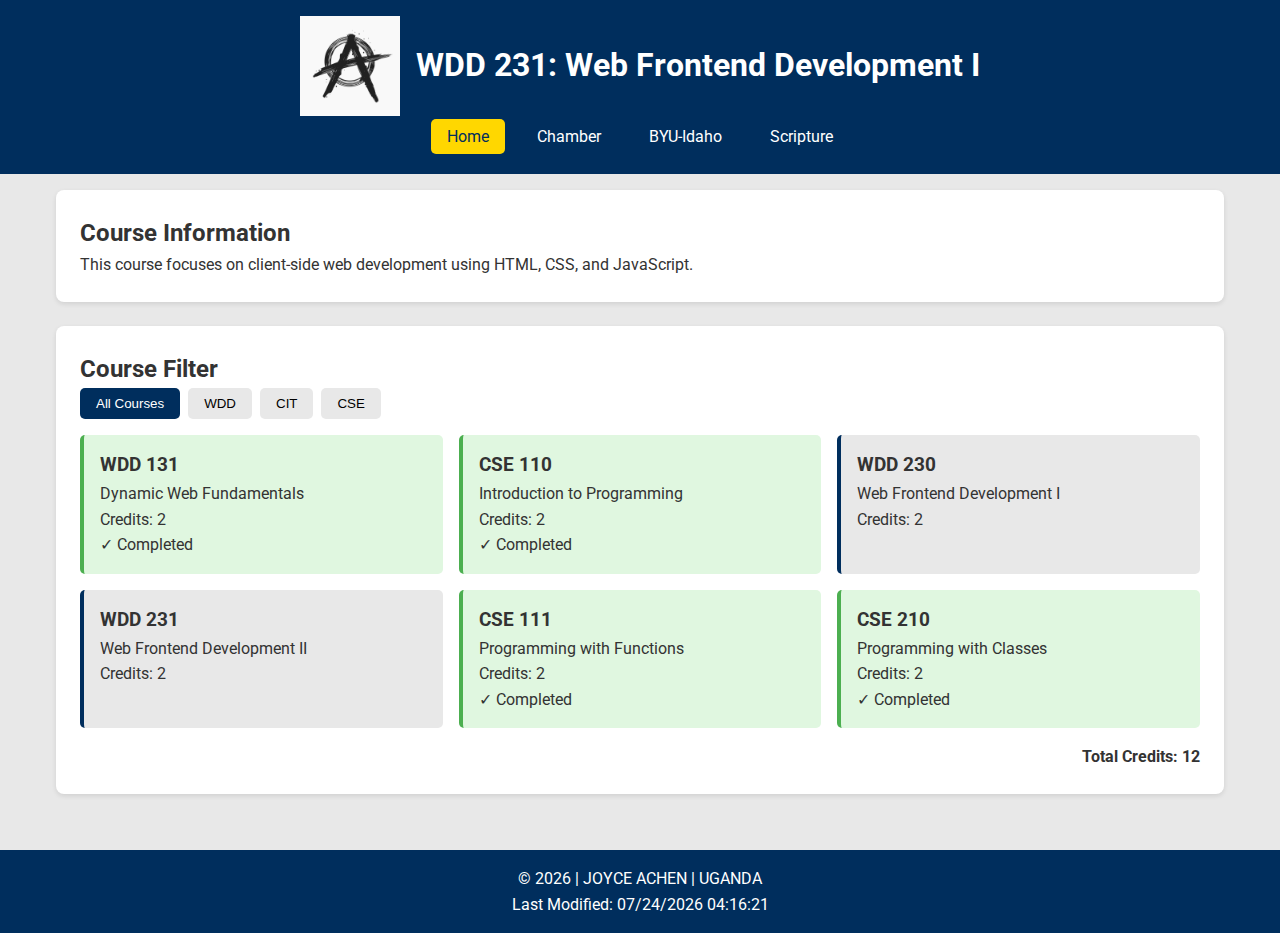
<file: index.html>
<!DOCTYPE html>
<html lang="en">
<head>
    <meta charset="UTF-8">
    <meta name="viewport" content="width=device-width, initial-scale=1.0">
    <meta name="description" content="WDD 231: Web Frontend Development I Course Home Page">
    <title>WDD 231: Web Frontend Development I</title>
    <link rel="stylesheet" href="styles/main.css">
    <link rel="preconnect" href="https://fonts.googleapis.com">
    <link rel="preconnect" href="https://fonts.gstatic.com" crossorigin>
    <link href="https://fonts.googleapis.com/css2?family=Roboto:ital,wght@0,100..900;1,100..900&display=swap" rel="stylesheet">
</head>
<body>
    <header>
        <div class="header-content">
            <img src="images/Logo.jpg" alt="Logo" width="100">
            <h1>WDD 231: Web Frontend Development I</h1>
        </div>
        <nav>
            <button id="menu-button">☰</button>
            <ul id="primary-nav">
                <li class="active"><a href="#">Home</a></li>
                <li><a href="chamber/index.html">Chamber</a></li>
                <li><a href="https://www.byui.edu/" target="_blank">BYU-Idaho</a></li>
                <li><a href="https://www.churchofjesuschrist.org/study/scriptures" target="_blank">Scripture</a></li>
            </ul>
        </nav>
    </header>

    <main>
        <section class="card">
            <h2>Course Information</h2>
            <p>This course focuses on client-side web development using HTML, CSS, and JavaScript.</p>
        </section>

        <section class="card">
            <h2>Course Filter</h2>
            <div class="filter-buttons">
                <button class="filter-btn active" data-filter="all">All Courses</button>
                <button class="filter-btn" data-filter="wdd">WDD</button>
                <button class="filter-btn" data-filter="cit">CIT</button>
                <button class="filter-btn" data-filter="cse">CSE</button>
            </div>
            
            <div class="course-list">
                <!-- Courses will be dynamically inserted here -->
            </div>
            
            <div class="credits">
                <p>Total Credits: <span id="total-credits">0</span></p>
            </div>
        </section>
    </main>

    <footer>
        <p>&copy; <span id="current-year"></span> | JOYCE ACHEN | UGANDA</p>
        <p>Last Modified: <span id="last-modified"></span></p>
    </footer>

    <script src="scripts/main.js"></script>
</body>
</html>
 <!-- By Joyce Achen -->
</file>
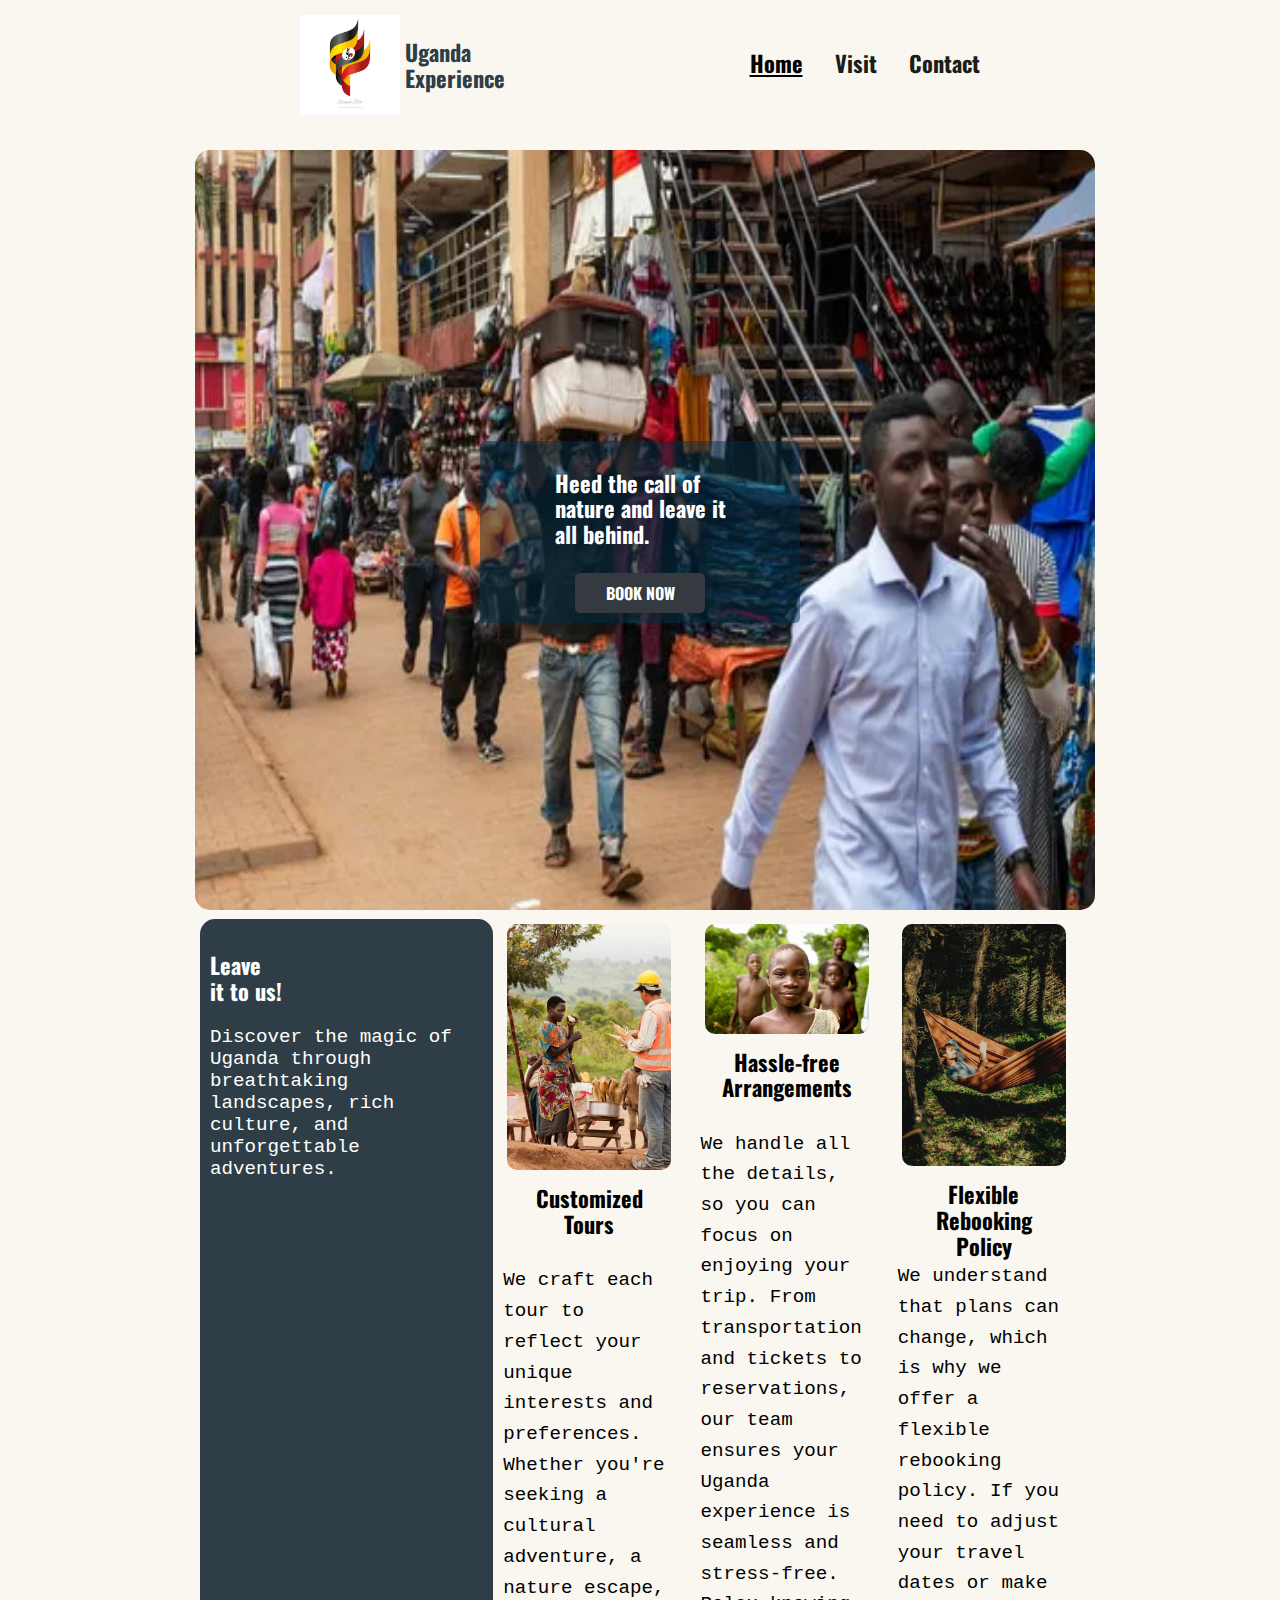
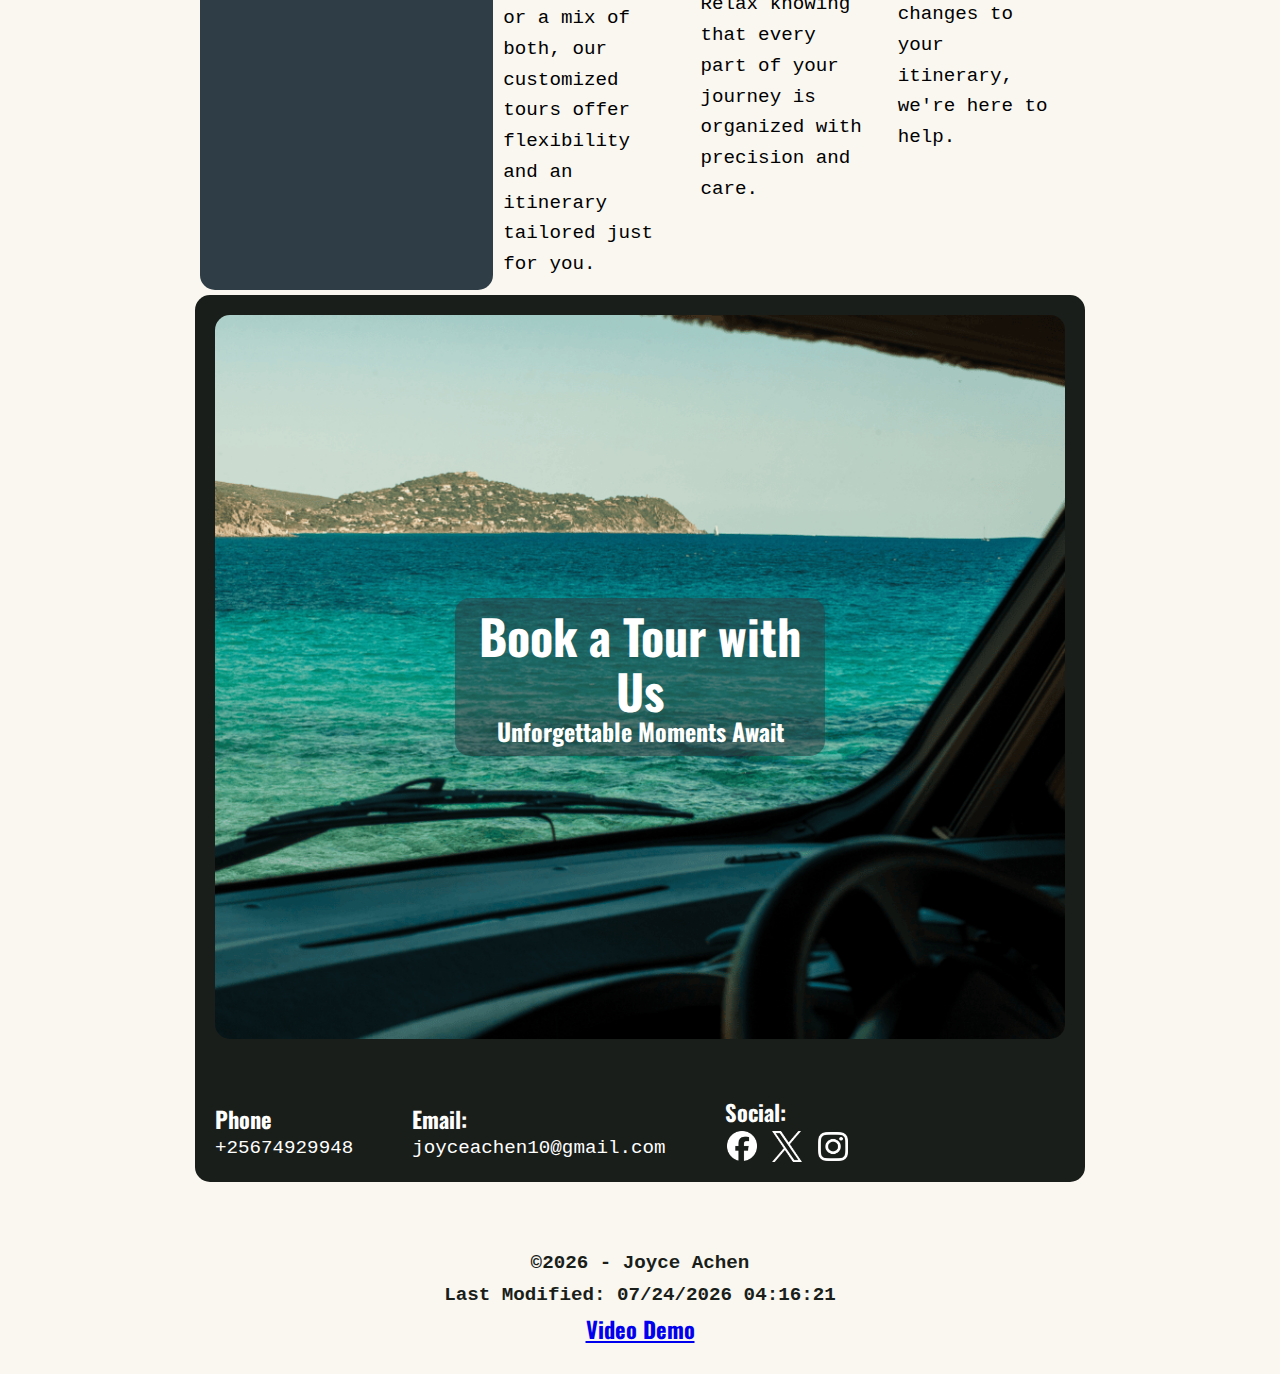
<file: project/index.html>
<!DOCTYPE html>
<html lang="en">

<head>
    <meta charset="UTF-8">
    <meta name="viewport" content="width=device-width, initial-scale=1.0">
    <meta name="description" content="Home page">
    <meta name="author" content="Joyce Achen">

    <meta property="og:title" content="Home | Uganda Experience">
    <meta property="og:type" content="website" />
    <meta property="og:description"
        content="Discover the magic of Uganda through breathtaking landscapes, rich culture, and unforgettable adventures.">
    <meta property="og:image" content="images/ug-flag.webp">
    <meta property="og:url" content="https://github.com/joyceachen">
    <meta name="twitter:card" content="summary_large_image">

    <title>Home | Uganda Experience</title>

     <link rel="apple-touch-icon" sizes="180x180" href="images/favicon_io/apple-touch-icon.png">
     <link rel="icon" type="image/png" sizes="32x32" href="images/favicon_io/favicon-32x32.png">
      <link rel="icon" type="image/png" sizes="16x16" href="images/favicon_io/favicon-16x16.png">
     <link rel="manifest" href="images/favicon_io/site.webmanifest">
     <link rel="shortcut icon" href="favicon.ico" type="image/x-icon">

    <link rel="preconnect" href="https://fonts.googleapis.com">
    <link rel="preconnect" href="https://fonts.gstatic.com" crossorigin>
    <link rel="preload" href="https://fonts.googleapis.com/css2?family=Oswald&family=Source+Code+Pro&display=swap"
        as="style" onload="this.onload=null;this.rel='stylesheet'">

    <link rel="stylesheet" href="styles/normalize.css">
    <link rel="stylesheet" href="styles/main.css">

    <script type="module" src="scripts/app.mjs"></script>
    <script src="scripts/module/home.js" defer></script>
</head>

<body id="index-page">
    <header>
        <nav>
            <div class="box-logo-header">
                <img class="logo-chamber" src="images/ug flag.webp" alt="Uganda Experience Logo"
                    width="200" height="200" loading="lazy" />
                <h1 class="nameHeader"><strong>Uganda</strong> <br>Experience</h1>
                <button name="navigation button" id="menu" aria-label="Toggle menu"></button>
            </div>
            <ul>
                <li><a class="nav-a" href="./index.html">Home</a></li>
                <li><a class="nav-a" href="./visit.html">Visit</a></li>
                <li><a class="nav-a" href="./contact.html">Contact</a></li>
            </ul>
        </nav>
    </header>

    <main>
        <section class="intro-box">
            <picture class="intro-img">
                <source media="(min-width: 900px)" srcset="images/load-imagen-01-large.png" width="900" height="760">
                <source media="(min-width: 620px)" srcset="images/load-imagen-01-mediun.png" width="620" height="760">
                <img src="images/load-imagen-01-small.png" alt="Uganda nature scene" width="420" height="760" loading="lazy">
            </picture>
            <div class="intro-content">
                <div class="intro-msg">
                    <h2>Heed the call of <br>
                        nature and <strong>leave it<br>
                            all behind.</strong></h2>
                </div>
                <div class="button-contact">
                    <button class="css-button-arrow--black" onclick="location.href='contact.html'">BOOK NOW</button>
                </div>
            </div>
        </section>

        <section class="midle-box">
            <article class="side_article">
                <h3>Leave <br>
                    it to us!</h3>
                <p>Discover the magic of Uganda through breathtaking landscapes, rich culture, and unforgettable
                    adventures. </p>
            </article>

            <article class="main_article">
                <div class="card_01 box-card">
                    <img src="images/card-img-01-small.png" alt="Customized Tours in Uganda" width="520" height="767" loading="lazy">
                    <h4>Customized Tours</h4>
                    <p>We craft each tour to reflect your unique interests and preferences. Whether you're seeking a
                        cultural adventure, a nature escape, or a mix of both, our customized tours offer flexibility
                        and an itinerary tailored just for you.</p>
                </div>

                <div class="card_02 box-card">
                    <img src="images/card-img-02-small.png" alt="Travel Arrangements" width="520" height="767" loading="lazy">
                    <h4>Hassle-free Arrangements</h4>
                    <p>We handle all the details, so you can focus on enjoying your trip. From transportation and
                        tickets to reservations, our team ensures your Uganda experience is seamless and stress-free.
                        Relax knowing that every part of your journey is organized with precision and care.</p>
                </div>

                <div class="card_03 box-card">
                    <img src="images/card-img-03-small.png" alt="Flexible Rebooking Policy" width="520" height="767" loading="lazy">
                    <h4>Flexible Rebooking Policy</h4>
                    <p>We understand that plans can change, which is why we offer a flexible rebooking policy. If you
                        need to adjust your travel dates or make changes to your itinerary, we're here to help. </p>
                </div>
            </article>
        </section>

        <section class="social-box">
            <div class="back-box">
                <div class="action-box">
                    <img src="images/social-box-large.png" alt="Book a Tour Uganda" width="900" height="767" loading="lazy">
                    <div class="action-msg">
                        <h2>Book a Tour with Us</h2>
                        <h4>Unforgettable Moments Await</h4>
                    </div>
                </div>
                <div class="socia-info">
                    <div class="contact-item">
                        <h4>Phone</h4>
                        <p>+25674929948</p>
                    </div>
                    <div class="contact-item">
                        <h4>Email:</h4>
                        <p>joyceachen10@gmail.com</p>
                    </div>
                    <div class="contact-item">
                        <h4>Social:</h4>
                        <p>
                            <a href="#"><img src="images/logos/Facebook_Logo_Secondary.png" alt="Facebook" width="104" height="104" loading="lazy"></a>
                            <a href="#"><img src="images/logos/logo-x-version-white.png" alt="Twitter" width="104" height="104" loading="lazy"></a>
                            <a href="#"><img src="images/logos/Instagram_Glyph_White.png" alt="Instagram" width="104" height="104" loading="lazy"></a>
                        </p>
                    </div>
                    <div class="weather-main" id="weather-main"></div>
                </div>
            </div>
        </section>

    </main>

    <footer>
        <p>&copy;<span id="currentyear">2024</span> - Joyce Achen</p>
        <p id="lastModified">Last updated on: <span id="lastMod"></span></p>
        <p><a href="https://www.loom.com/share/7a45aa0449b544529d44687738f7df1e?sid=1afc1a16-3fe7-486e-8126-9b4f20f52ba9" target="_blank">Video Demo</a></p>
    </footer>

    <script>
        // Optional: Show last modified date
        document.getElementById("lastMod").textContent = document.lastModified;
    </script>
</body>

</html>
</file>
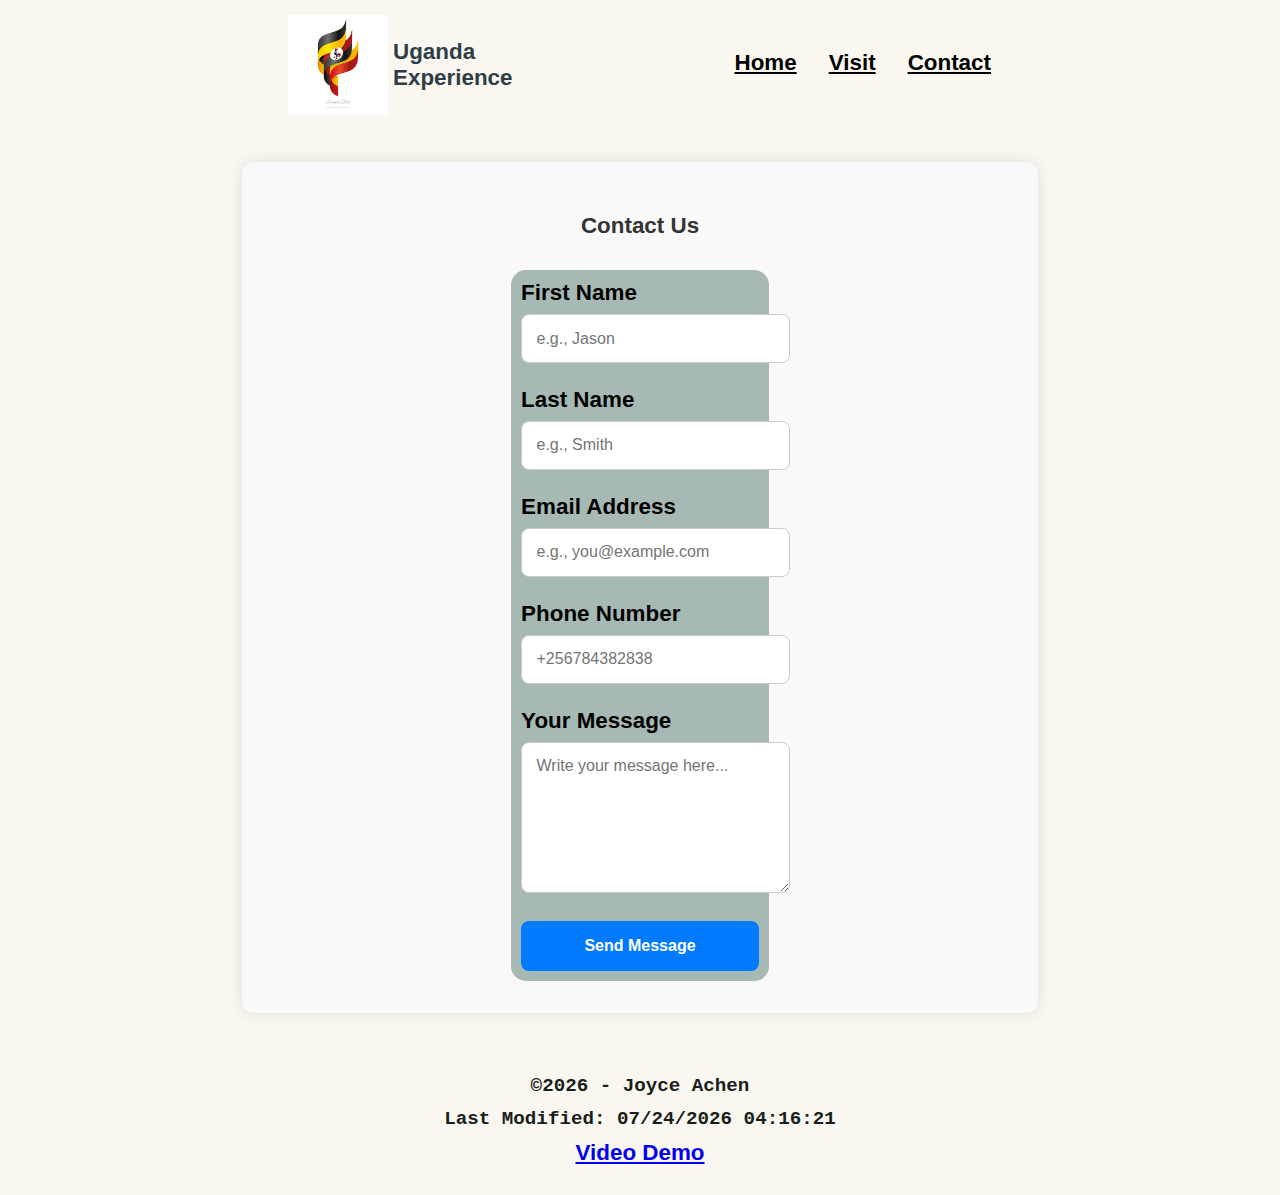
<file: project/contact.html>
<!DOCTYPE html>
<html lang="en">

<head>
  <meta charset="UTF-8" />
  <meta name="viewport" content="width=device-width, initial-scale=1.0" />
  <meta name="description" content="Contact Uganda Experience" />
  <meta name="author" content="Joyce Achen" />
  <link rel="apple-touch-icon" sizes="180x180" href="images/favicon_io/apple-touch-icon.png">
  <link rel="icon" type="image/png" sizes="32x32" href="images/favicon_io/favicon-32x32.png">
  <link rel="icon" type="image/png" sizes="16x16" href="images/favicon_io/favicon-16x16.png">
  <link rel="manifest" href="images/favicon_io/site.webmanifest">
  <link rel="shortcut icon" href="favicon.ico" type="image/x-icon">



  <title>Contact Us | Uganda Experience</title>

  <link rel="stylesheet" href="styles/normalize.css" />
  <link rel="stylesheet" href="styles/main.css" />

  <script type="module" src="scripts/app.mjs"></script>
  <script src="scripts/module/contact.js"></script>

  <style>
    body {
      font-family: "Segoe UI", Tahoma, Geneva, Verdana, sans-serif;
    }

    .form-container {
      max-width: 700px;
      margin: 2rem auto;
      background-color: #f9f9f9;
      padding: 2rem 3rem;
      border-radius: 12px;
      box-shadow: 0 0 15px rgba(0, 0, 0, 0.1);
    }

    .form-container h2 {
      text-align: center;
      margin-bottom: 2rem;
      color: #333;
    }

    .form-group {
      margin-bottom: 1.5rem;
    }

    .form-group label {
      display: block;
      font-weight: 600;
      margin-bottom: 0.5rem;
    }

    .form-group input,
    .form-group textarea {
      width: 100%;
      padding: 0.9rem;
      font-size: 1rem;
      border: 1px solid #ccc;
      border-radius: 8px;
      transition: border-color 0.3s ease;
    }

    .form-group input:focus,
    .form-group textarea:focus {
      border-color: #007bff;
      outline: none;
    }

    textarea {
      resize: vertical;
      min-height: 120px;
    }

    .form-group.hidden {
      display: none;
    }

    .submit-btn {
      display: block;
      width: 100%;
      padding: 1rem;
      background-color: #007bff;
      color: white;
      font-weight: bold;
      border: none;
      border-radius: 8px;
      font-size: 1rem;
      cursor: pointer;
      transition: background-color 0.3s ease;
    }

    .submit-btn:hover {
      background-color: #0056b3;
    }
  </style>
</head>

<body>
  <header>
    <nav>
      <div class="box-logo-header">
        <img class="logo-chamber" src="images/ug flag.webp" alt="Uganda" width="200" height="200" loading="lazy" />
        <h1 class="nameHeader"><strong>Uganda</strong> <br />Experience</h1>
        <button name="navigation button" id="menu" aria-label="Toggle menu"></button>
      </div>
      <ul>
        <li><a class="nav-a" href="./index.html">Home</a></li>
        <li><a class="nav-a" href="./visit.html">Visit</a></li>
        <li><a class="nav-a" href="./contact.html">Contact</a></li>
      </ul>
    </nav>
  </header>

  <main class="form-container">
    <h2>Contact Us</h2>
    <form method="get" action="thankyou.html">
      <div class="form-group">
        <label for="firstName">First Name</label>
        <input type="text" id="firstName" name="firstName" placeholder="e.g., Jason" required />
      </div>

      <div class="form-group">
        <label for="lastName">Last Name</label>
        <input type="text" id="lastName" name="lastName" placeholder="e.g., Smith" required />
      </div>

      <div class="form-group">
        <label for="email">Email Address</label>
        <input type="email" id="email" name="email" placeholder="e.g., you@example.com" required />
      </div>

      <div class="form-group">
        <label for="phone">Phone Number</label>
        <input type="tel" id="phone" name="phone" placeholder="+256784382838" required />
      </div>

      <div class="form-group">
        <label for="message">Your Message</label>
        <textarea id="message" name="message" placeholder="Write your message here..." required></textarea>
      </div>

      <div class="form-group hidden">
        <input type="hidden" name="timestamp" id="timestamp" value="">
      </div>

      <button type="submit" class="submit-btn">Send Message</button>
    </form>
  </main>

   <footer>
        <p>&copy;<span id="currentyear">2024</span> - Joyce Achen</p>
        <p id="lastModified">Last updated on: <span id="lastMod"></span></p>
        <p><a href="https://www.loom.com/share/7a45aa0449b544529d44687738f7df1e?sid=1afc1a16-3fe7-486e-8126-9b4f20f52ba9" target="_blank">Video Demo</a></p>
    </footer>

</body>

</html>
</file>
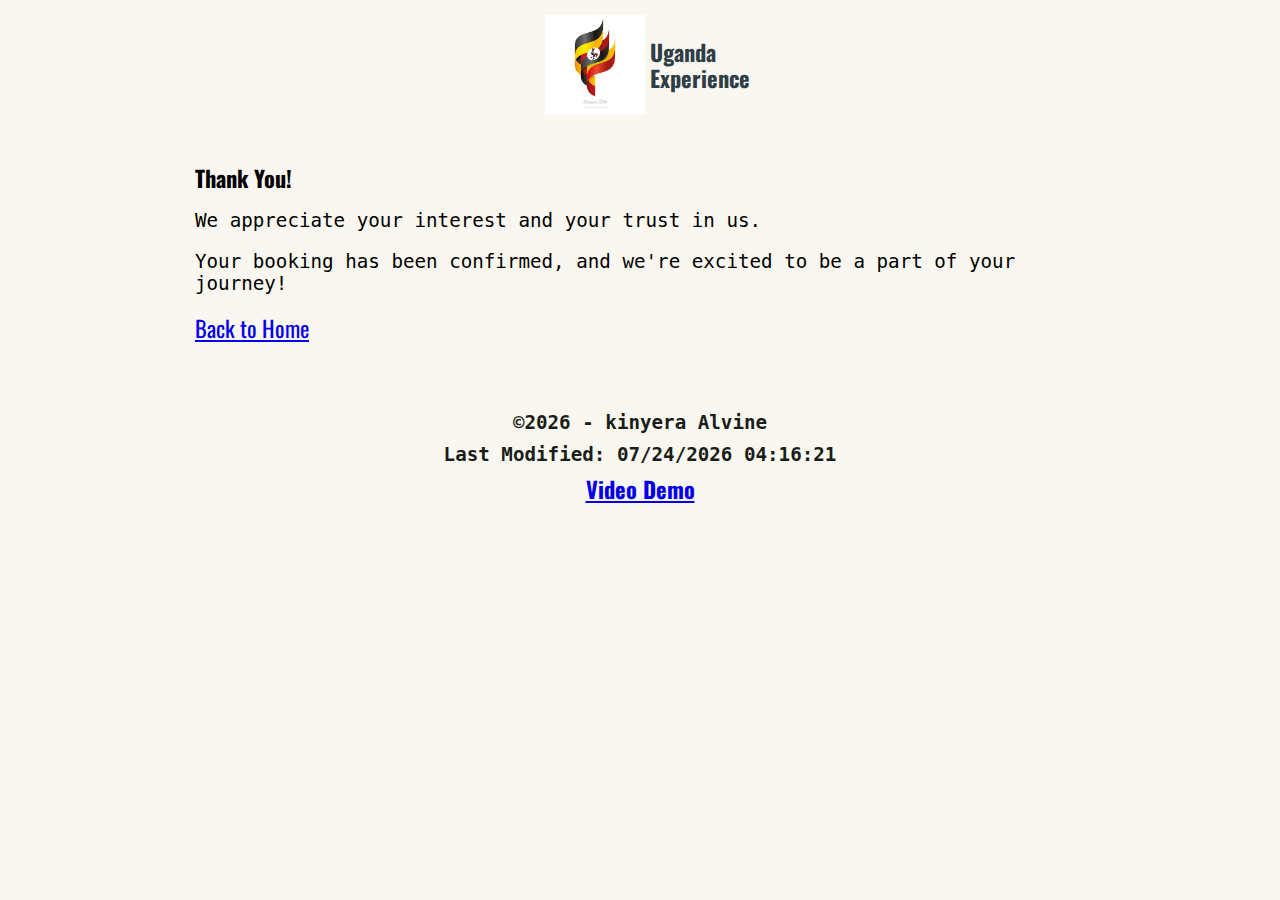
<file: project/thankyou.html>
<!DOCTYPE html>
<html lang="en">

<head>
    <meta charset="UTF-8">
    <meta name="viewport" content="width=device-width, initial-scale=1.0">
    <meta name="description" content="Home page">
    <meta name="author" content="Kinyera Alvine">
    <meta name="keywords" content="Uganda, travel, experience, adventure, culture">
     <link rel="apple-touch-icon" sizes="180x180" href="images/favicon_io/apple-touch-icon.png">
     <link rel="icon" type="image/png" sizes="32x32" href="images/favicon_io/favicon-32x32.png">
     <link rel="icon" type="image/png" sizes="16x16" href="images/favicon_io/favicon-16x16.png">
     <link rel="manifest" href="images/favicon_io/site.webmanifest">
     <link rel="shortcut icon" href="favicon.ico" type="image/x-icon">

    <meta property="og:title" content="Home | Uganda Experience">
    <meta property="og:type" content="website" />
    <meta property="og:description"
        content="Discover the magic of Uganda through breathtaking landscapes, rich culture, and unforgettable adventures.">
    <meta property="og:image" content="images/ug flag.webp">
    <meta property="og:url" content="https://github.com/alvine2">
    <meta name="twitter:card" content="summary_large_image">

    <title>Visit us | Uganda Experience</title>

    <link rel="preconnect" href="https://fonts.googleapis.com">
    <link rel="preconnect" href="https://fonts.gstatic.com" crossorigin>
    <link href="https://fonts.googleapis.com/css2?family=Oswald&family=Source+Code+Pro&display=swap" rel="stylesheet">

    <link rel="stylesheet" href="styles/normalize.css">
    <link rel="stylesheet" href="styles/main.css">

</head>

<body>
    <header>
        <nav>
            <div class="box-logo-header">
                <img class="logo-chamber" src="images/ug flag.webp" alt="Logo Chamber Uganda" />
                <h1 class="nameHeader"><strong>Uganda</strong> <br>Experience</h1>
            </div>
        </nav>
    </header>
    <main>
        <section class="thank-you">
            <div class="thank-you-content">
                <h1>Thank You!</h1>
                <p>We appreciate your interest and your trust in us.</p>
                <p>Your booking has been confirmed, and we're excited to be a part of your journey!</p>
                <a href="index.html" class="button">Back to Home</a>
            </div>
        </section>
    </main>

     <footer>
        <p>&copy;<span id="currentyear">2024</span> - kinyera Alvine</p>
        <p id="lastModified">Last updated on: <span id="lastMod"></span></p>
        <p><a href="https://www.loom.com/share/2fcf4baae2124f5385f285c6c13b6d32?sid=dc26538f-1e89-4191-a38e-fec60b10f3e0" target="_blank">Video Demo</a></p>
    </footer>

    <script>
        // footer
        document.getElementById("currentyear").textContent =
            new Date().getFullYear();
        document.getElementById(
            "lastModified"
        ).textContent = `Last Modified: ${document.lastModified}`;
    </script>
</body>

</html>
</file>
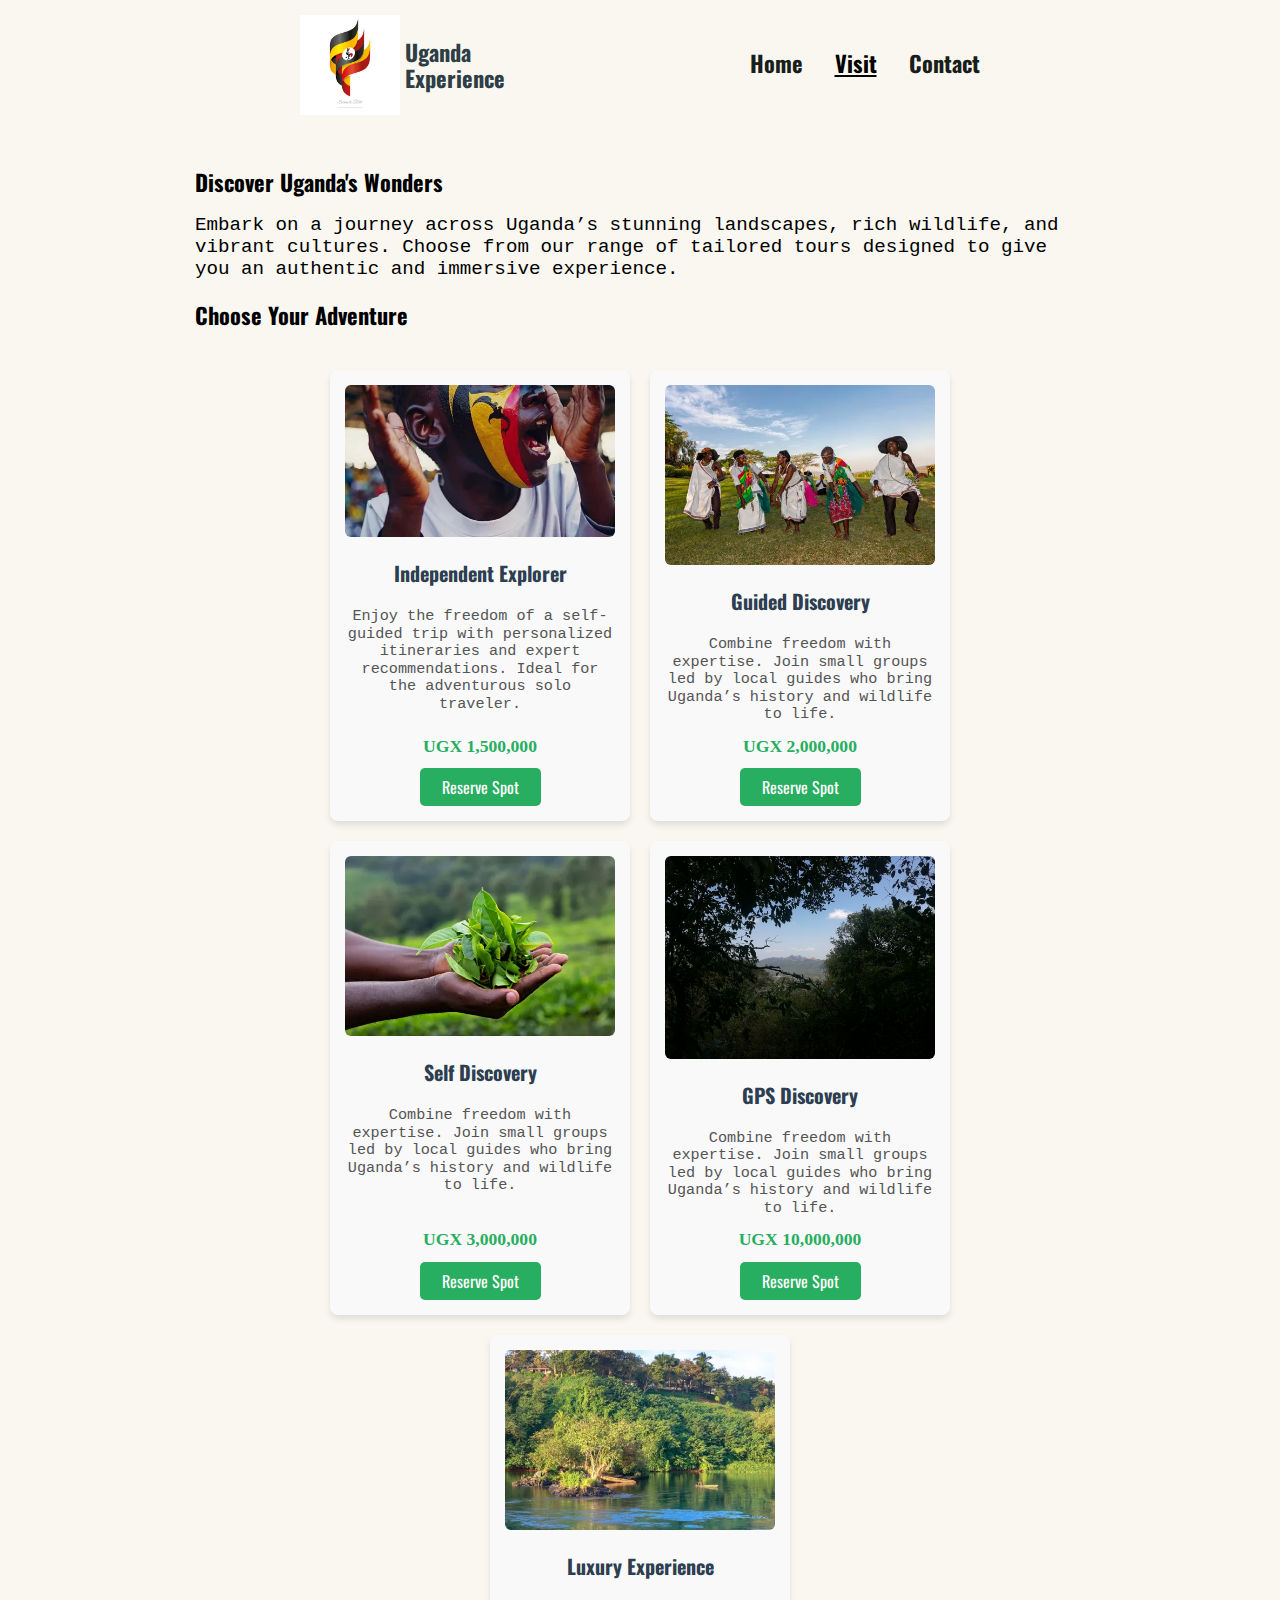
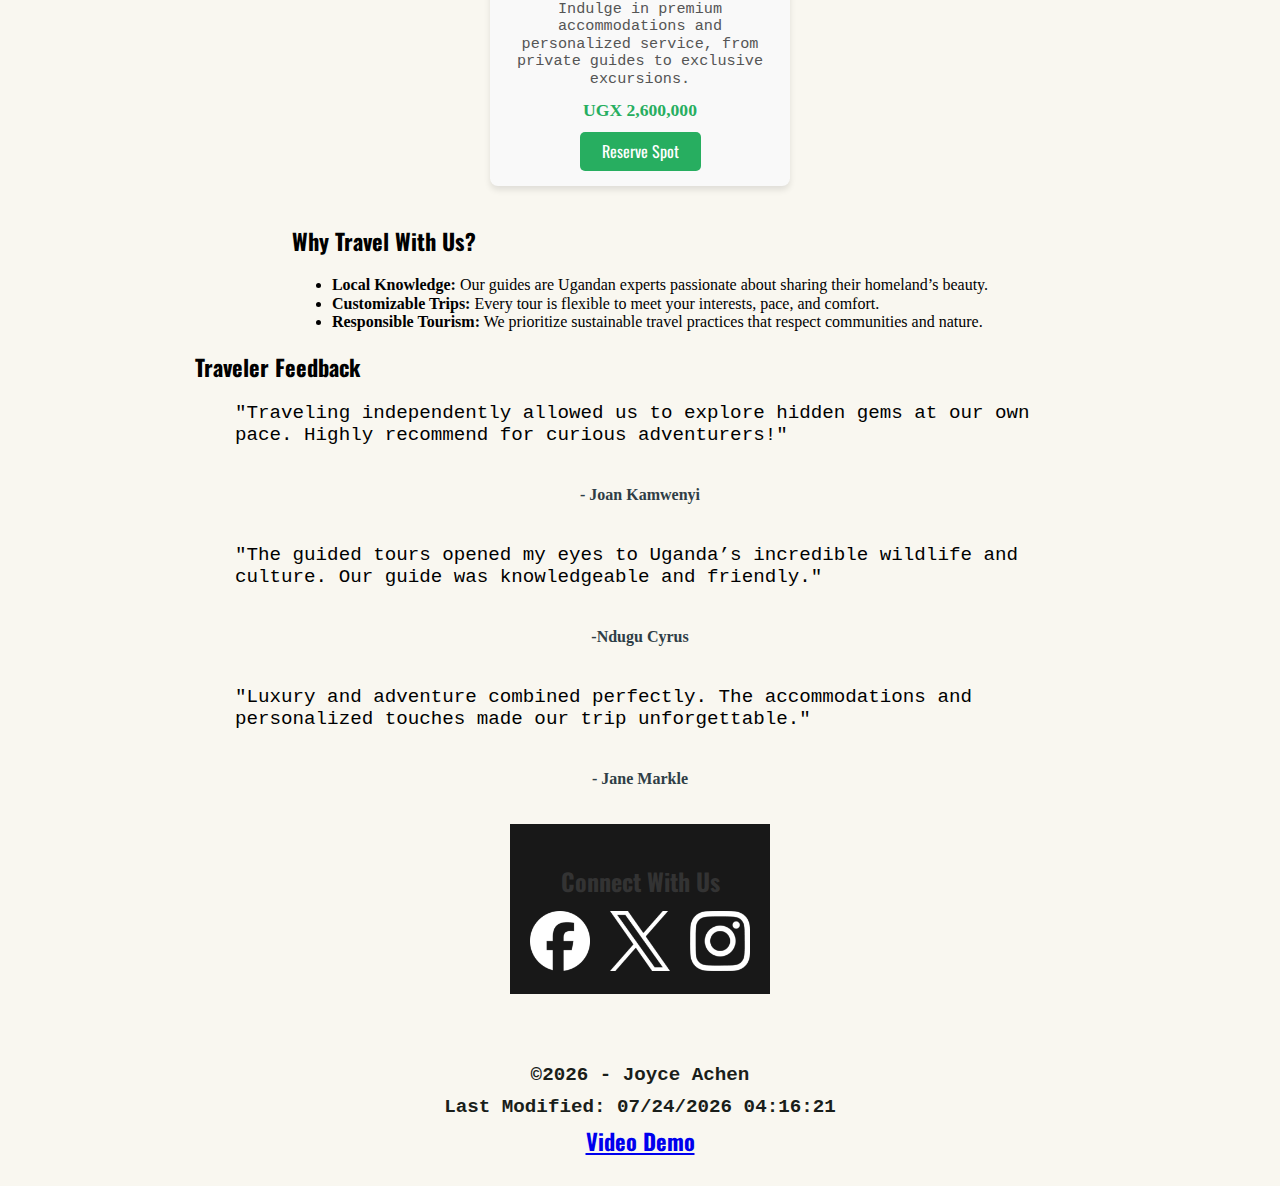
<file: project/visit.html>
<!DOCTYPE html>
<html lang="en">

<head>
  <meta charset="UTF-8" />
  <meta name="viewport" content="width=device-width, initial-scale=1" />
  <meta name="description" content="Explore Uganda with unique travel packages and expert guides." />
  <meta name="author" content="Joyce Achen" />

  <link rel="apple-touch-icon" sizes="180x180" href="images/favicon_io/apple-touch-icon.png">
  <link rel="icon" type="image/png" sizes="32x32" href="images/favicon_io/favicon-32x32.png">
  <link rel="icon" type="image/png" sizes="16x16" href="images/favicon_io/favicon-16x16.png">
  <link rel="manifest" href="images/favicon_io/site.webmanifest">
  <link rel="shortcut icon" href="favicon.ico" type="image/x-icon">
  <meta property="og:title" content="Explore Uganda | Uganda Experience" />
  <meta property="og:type" content="website" />
  <meta property="og:description" content="Discover authentic Uganda through personalized tours, local insights, and breathtaking experiences." />
  <meta property="og:image" content="images/favicon/favicon.png" />
  <meta property="og:url" content="https://github.com/joyceachen" />
  <meta name="twitter:card" content="summary_large_image" />

  <title>Explore Uganda | Uganda Experience</title>

  <link rel="preconnect" href="https://fonts.googleapis.com" />
  <link rel="preconnect" href="https://fonts.gstatic.com" crossorigin />

  <link rel="preload" href="https://fonts.googleapis.com/css2?family=Oswald&family=Source+Code+Pro&display=swap" as="style" onload="this.onload=null;this.rel='stylesheet'" />

  <link rel="stylesheet" href="styles/normalize.css" />
  <link rel="stylesheet" href="styles/main.css" />

  <script type="module" src="scripts/app.mjs"></script>
  <script src="scripts/module/visit.js" defer></script>
</head>

<body id="visit-page">
  <header>
    <nav>
      <div class="box-logo-header">
        <img class="logo-chamber" src="images/ug flag.webp" alt="Uganda Flag Logo" width="200" height="200" loading="lazy" />
        <h1 class="nameHeader"><strong>Uganda</strong> <br />Experience</h1>
        <button name="navigation button" id="menu" aria-label="Toggle menu"></button>
      </div>
      <ul>
        <li><a class="nav-a" href="./index.html">Home</a></li>
        <li><a class="nav-a active" href="./visit.html">Visit</a></li>
        <li><a class="nav-a" href="./contact.html">Contact</a></li>
      </ul>
    </nav>
  </header>

  <main>
    <section class="intro-section">
      <h2>Discover Uganda's Wonders</h2>
      <p>Embark on a journey across Uganda’s stunning landscapes, rich wildlife, and vibrant cultures. Choose from our range of tailored tours designed to give you an authentic and immersive experience.</p>
    </section>

    <section class="tours-offered">
  <h3>Choose Your Adventure</h3>
  <div class="tour-options">
    <div class="tour-card">
      <img src="images/load-imagen-02.png" alt="Nature Trail" width="540" height="960" loading="lazy" />
      <h4>Independent Explorer</h4>
      <p>Enjoy the freedom of a self-guided trip with personalized itineraries and expert recommendations. Ideal for the adventurous solo traveler.</p>
      <span class="price">UGX 1,500,000</span>
      <button>Reserve Spot</button>
    </div>
    <div class="tour-card">
      <img src="images/tribal-dance-in-kitwa-uganda.webp" alt="Guided Safari" width="200" height="200" loading="lazy" />
      <h4>Guided Discovery</h4>
      <p>Combine freedom with expertise. Join small groups led by local guides who bring Uganda’s history and wildlife to life.</p>
      <span class="price">UGX 2,000,000</span>
      <button>Reserve Spot</button>
    </div>
     <div class="tour-card">
      <img src="images/hcontact-page-03.png" alt="Guided Safari" width="200" height="200" loading="lazy" />
      <h4>Self Discovery</h4>
      <p>Combine freedom with expertise. Join small groups led by local guides who bring Uganda’s history and wildlife to life.</p>
      <span class="price">UGX 3,000,000</span>
      <button>Reserve Spot</button>
    </div>
     <div class="tour-card">
      <img src="images/intro-img-large.jpg" alt="Guided Safari" width="200" height="200" loading="lazy" />
      <h4>GPS Discovery</h4>
      <p>Combine freedom with expertise. Join small groups led by local guides who bring Uganda’s history and wildlife to life.</p>
      <span class="price">UGX 10,000,000</span>
      <button>Reserve Spot</button>
    </div>
    <div class="tour-card">
      <img src="images/fish.webp" alt="Luxury Tour" width="540" height="960" loading="lazy" />
      <h4>Luxury Experience</h4>
      <p>Indulge in premium accommodations and personalized service, from private guides to exclusive excursions.</p>
      <span class="price">UGX 2,600,000</span>
      <button>Reserve Spot</button>
    </div>
  </div>
</section>


    <section class="why-choose-us">
      <h3>Why Travel With Us?</h3>
      <ul>
        <li><strong>Local Knowledge:</strong> Our guides are Ugandan experts passionate about sharing their homeland’s beauty.</li>
        <li><strong>Customizable Trips:</strong> Every tour is flexible to meet your interests, pace, and comfort.</li>
        <li><strong>Responsible Tourism:</strong> We prioritize sustainable travel practices that respect communities and nature.</li>
      </ul>
    </section>

    <section class="client-testimonials">
      <h3>Traveler Feedback</h3>
      <blockquote>
        <p>"Traveling independently allowed us to explore hidden gems at our own pace. Highly recommend for curious adventurers!"</p>
        <footer>- Joan Kamwenyi</footer>
      </blockquote>
      <blockquote>
        <p>"The guided tours opened my eyes to Uganda’s incredible wildlife and culture. Our guide was knowledgeable and friendly."</p>
        <footer>-Ndugu Cyrus</footer>
      </blockquote>
      <blockquote>
        <p>"Luxury and adventure combined perfectly. The accommodations and personalized touches made our trip unforgettable."</p>
        <footer>- Jane Markle</footer>
      </blockquote>
    </section>

    <section class="social-media-links">
      <h3>Connect With Us</h3>
      <div class="social-icons">
        <a href="#" aria-label="Facebook"><img src="images/logos/Facebook_Logo_Secondary.png" alt="Facebook" width="80" height="80" loading="lazy" /></a>
        <a href="#" aria-label="Twitter"><img src="images/logos/logo-x-version-white.png" alt="Twitter" width="80" height="80" loading="lazy" /></a>
        <a href="#" aria-label="Instagram"><img src="images/logos/Instagram_Glyph_White.png" alt="Instagram" width="80" height="80" loading="lazy" /></a>
      </div>
    </section>
  </main>

  <footer>
        <p>&copy;<span id="currentyear">2024</span> - Joyce Achen</p>
        <p id="lastModified">Last updated on: <span id="lastMod"></span></p>
        <p><a href="https://www.loom.com/share/7a45aa0449b544529d44687738f7df1e?sid=1afc1a16-3fe7-486e-8126-9b4f20f52ba9" target="_blank">Video Demo</a></p>
    </footer>

</body>

</html>
</file>
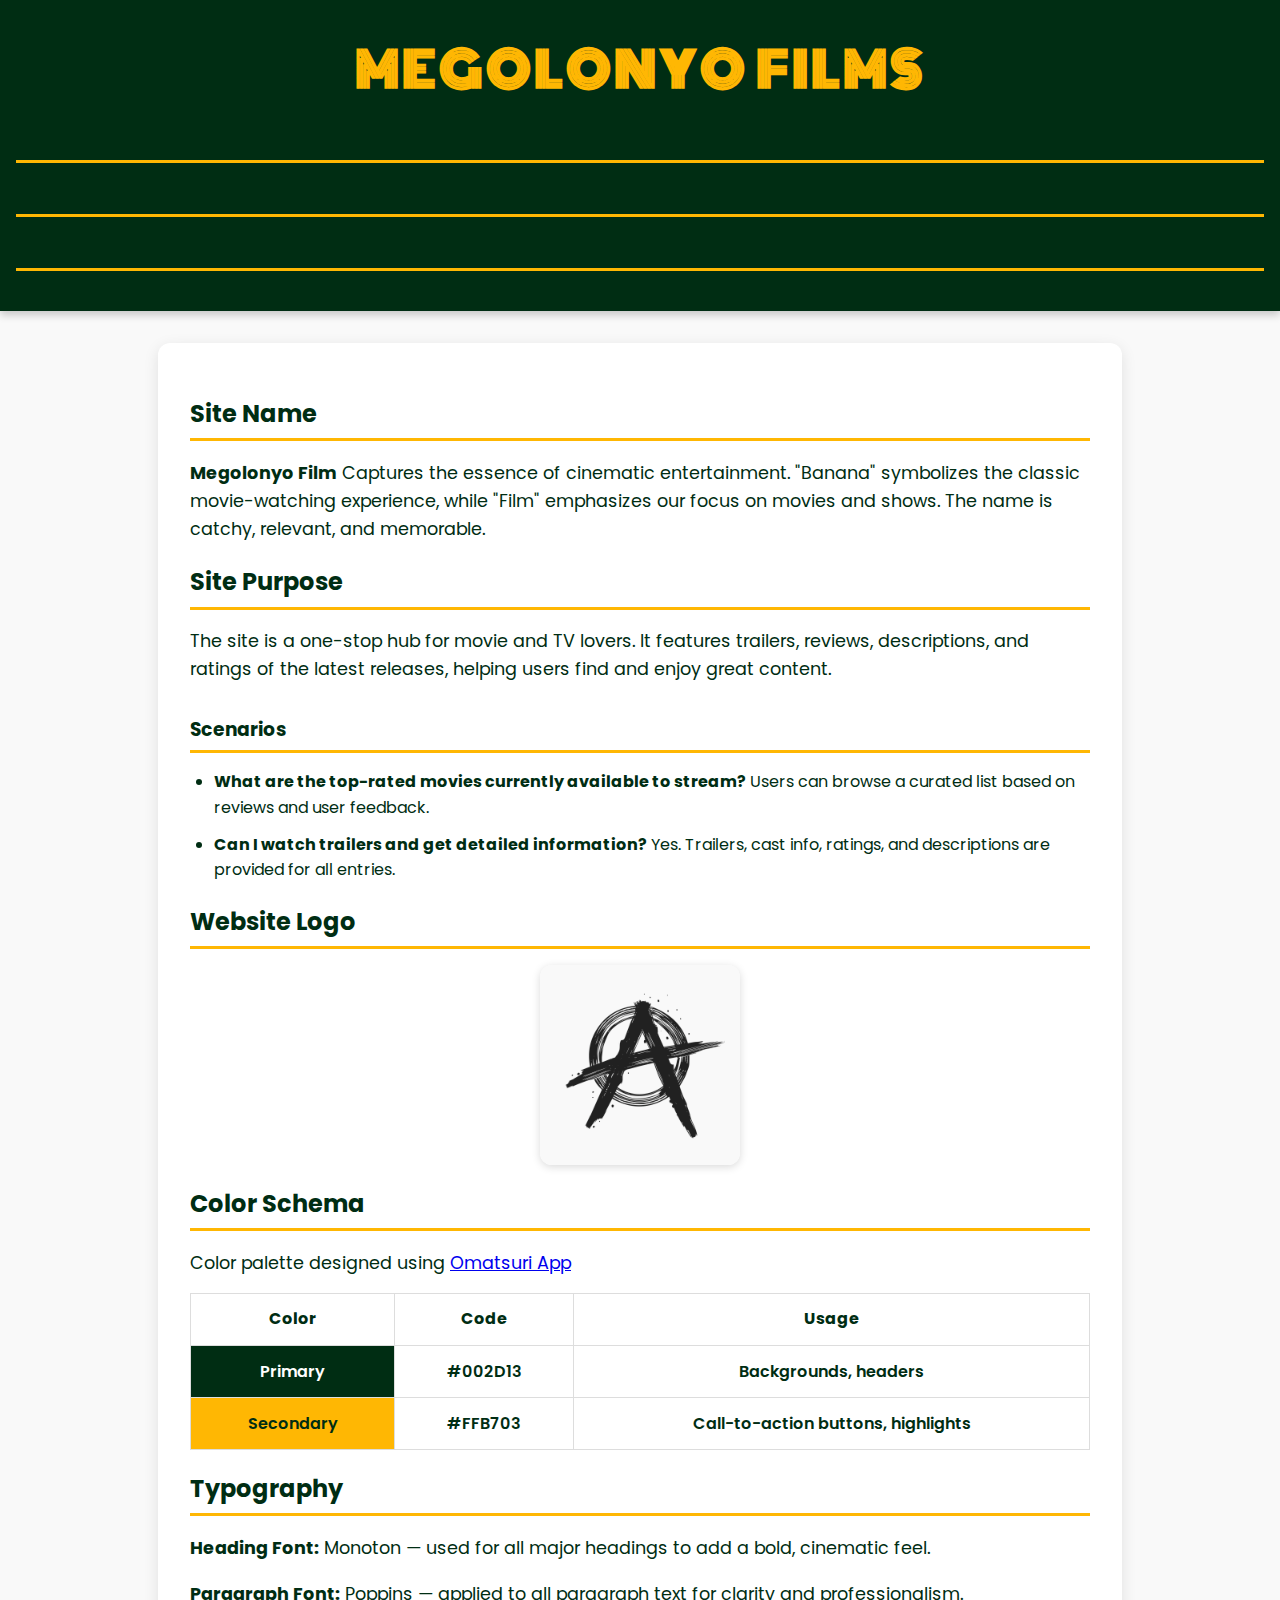
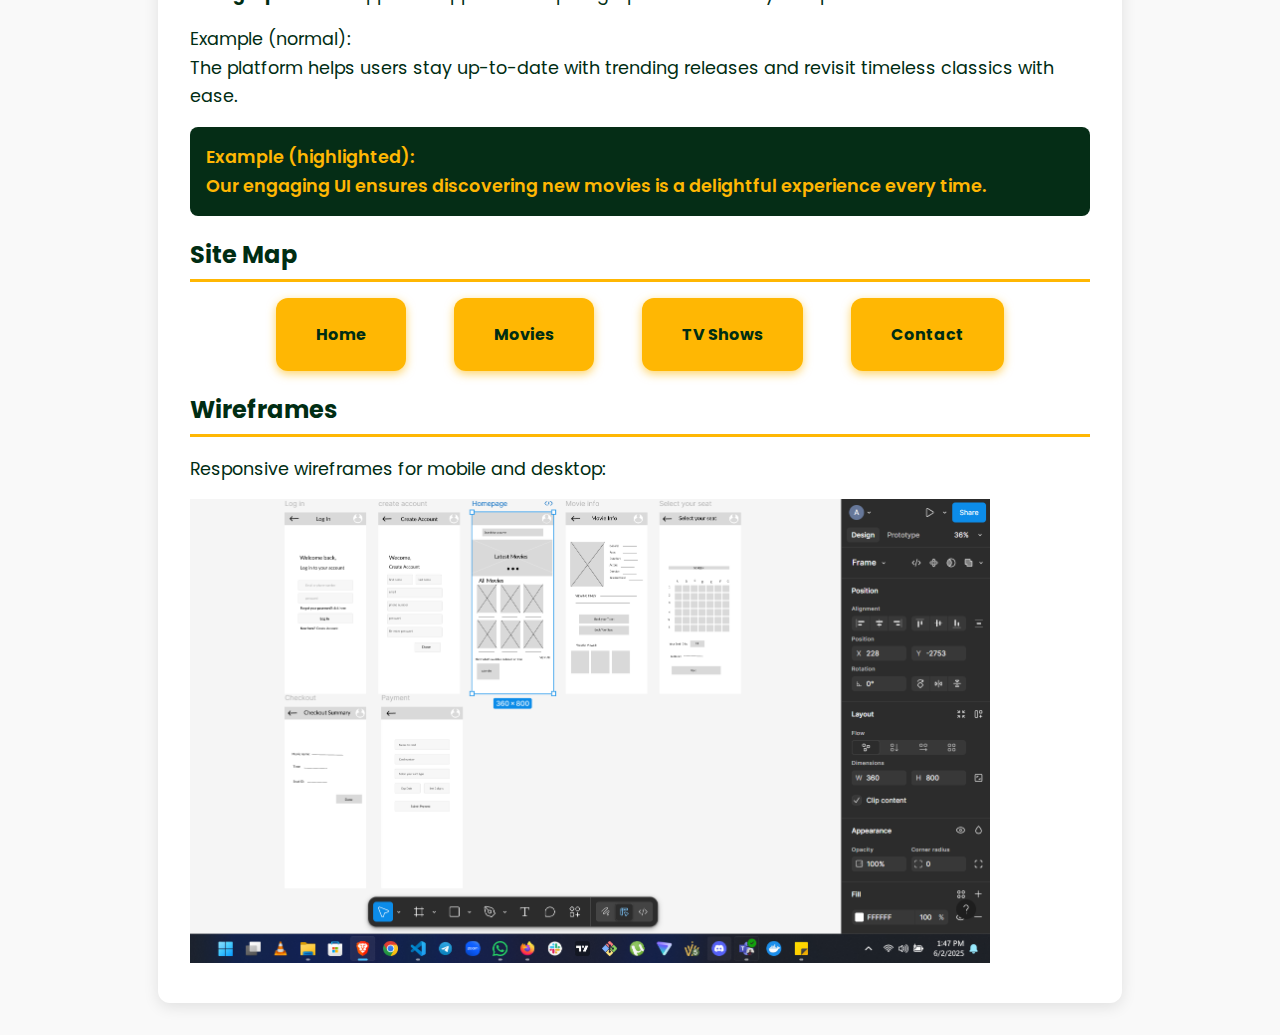
<file: sitemap/site-plan.html>
<!DOCTYPE html>
<html lang="en-us">

<head>
  <meta charset="utf-8" />
  <meta name="viewport" content="width=device-width, initial-scale=1.0">
  <title>Megolonyo&Film Site Plan</title>
  <link rel="stylesheet" href="site-plan.css" />
  <link rel="preconnect" href="https://fonts.googleapis.com">
  <link rel="preconnect" href="https://fonts.gstatic.com" crossorigin>
  <link href="https://fonts.googleapis.com/css2?family=Monoton&family=Poppins&display=swap" rel="stylesheet">
  <link rel="icon" href="images/logo.jpg" type="image/jpg">
  <meta name="description" content="Megolonyo&Film site plan detailing project scope, color palette, typography, and wireframes.">
</head>

<body>
  <header>
    <h1>Megolonyo Films</h1>
    <h2>Project: Movies and Shows Platform</h2>
    <h2>Service: Website</h2>
    <h2>Project Lead: Samuel Turay</h2>
  </header>

  <main>
    <section class="client-overview">
      <h2>Site Name</h2>
      <p><strong>Megolonyo Film</strong> Captures the essence of cinematic entertainment. "Banana" symbolizes the classic movie-watching experience, while "Film" emphasizes our focus on movies and shows. The name is catchy, relevant, and memorable.</p>
    </section>

    <section class="client-purpose">
      <h2>Site Purpose</h2>
      <p>The site is a one-stop hub for movie and TV lovers. It features trailers, reviews, descriptions, and ratings of the latest releases, helping users find and enjoy great content.</p>

      <h3>Scenarios</h3>
      <ul>
        <li><strong>What are the top-rated movies currently available to stream?</strong> Users can browse a curated list based on reviews and user feedback.</li>
        <li><strong>Can I watch trailers and get detailed information?</strong> Yes. Trailers, cast info, ratings, and descriptions are provided for all entries.</li>
      </ul>
    </section>

    <section class="client-logo">
      <h2>Website Logo</h2>
      <img src="images/logo.jpg" alt="Megolonyo&Film Logo" />
    </section>

    <section class="client-style-guide">
      <h2>Color Schema</h2>
      <p>Color palette designed using <a href="https://omatsuri.app/color-shades-generator" target="_blank">Omatsuri App</a></p>
      <table class="colors">
        <thead>
          <tr>
            <th>Color</th>
            <th>Code</th>
            <th>Usage</th>
          </tr>
        </thead>
        <tbody>
          <tr>
            <td style="background-color:#002D13; color: white;">Primary</td>
            <td>#002D13</td>
            <td>Backgrounds, headers</td>
          </tr>
          <tr>
            <td style="background-color:#FFB703;">Secondary</td>
            <td>#FFB703</td>
            <td>Call-to-action buttons, highlights</td>
          </tr>
        </tbody>
      </table>
    </section>

    <section class="client-typography">
      <h2>Typography</h2>
      <p><strong>Heading Font:</strong> Monoton — used for all major headings to add a bold, cinematic feel.</p>
      <p><strong>Paragraph Font:</strong> Poppins — applied to all paragraph text for clarity and professionalism.</p>

      <p>Example (normal):<br>
        The platform helps users stay up-to-date with trending releases and revisit timeless classics with ease.</p>
      <p class="colored">Example (highlighted):<br>
        Our engaging UI ensures discovering new movies is a delightful experience every time.</p>
    </section>

    <section class="client-site-map">
      <h2>Site Map</h2>
      <div class="sitemap">
        <div class="page1">Home</div>
        <div class="page2">Movies</div>
        <div class="page3">TV Shows</div>
        <div class="page4">Contact</div>
      </div>
    </section>

    <section class="client-wireframe">
      <h2>Wireframes</h2>
      <p>Responsive wireframes for mobile and desktop:</p>
<img src="images/mobilewireframe.png" alt="Mobile Wireframe" style="width: 800px;">

  </main>
</body>
</html>
</file>
<file: styles/main.css>
/*by alvine kinyera */

:root {
    --primary-color: #002E5D;
    --secondary-color: #E8E8E8;
    --accent-color: #FFD700;
    --text-color: #333;
    --white: #FFFFFF;
}

* {
    margin: 0;
    padding: 0;
    box-sizing: border-box;
}

body {
    font-family: 'Roboto', sans-serif;
    line-height: 1.6;
    color: var(--text-color);
    background-color: var(--secondary-color);
}

header {
    background-color: var(--primary-color);
    color: var(--white);
    padding: 1rem;
    text-align: center;
}

.header-content {
    display: flex;
    align-items: center;
    justify-content: center;
    gap: 1rem;
    flex-wrap: wrap;
}

nav {
    background-color: var(--primary-color);
    padding: 0.5rem;
}

#menu-button {
    display: none;
    background: none;
    border: none;
    color: var(--white);
    font-size: 1.5rem;
    cursor: pointer;
    padding: 0.5rem;
}

#primary-nav {
    display: flex;
    justify-content: center;
    list-style: none;
    gap: 1rem;
}

#primary-nav li a {
    color: var(--white);
    text-decoration: none;
    padding: 0.5rem 1rem;
    border-radius: 5px;
    transition: background-color 0.3s;
}

#primary-nav li a:hover, #primary-nav li.active a {
    background-color: var(--accent-color);
    color: var(--primary-color);
}

main {
    padding: 1rem;
    max-width: 1200px;
    margin: 0 auto;
}

.card {
    background-color: var(--white);
    border-radius: 8px;
    box-shadow: 0 2px 5px rgba(0,0,0,0.1);
    padding: 1.5rem;
    margin-bottom: 1.5rem;
}

.filter-buttons {
    display: flex;
    flex-wrap: wrap;
    gap: 0.5rem;
    margin-bottom: 1rem;
}

.filter-btn {
    padding: 0.5rem 1rem;
    border: none;
    border-radius: 5px;
    background-color: var(--secondary-color);
    cursor: pointer;
    transition: all 0.3s;
}

.filter-btn:hover, .filter-btn.active {
    background-color: var(--primary-color);
    color: var(--white);
}

.course-list {
    display: grid;
    grid-template-columns: repeat(auto-fill, minmax(300px, 1fr));
    gap: 1rem;
}

.course-item {
    background-color: var(--secondary-color);
    padding: 1rem;
    border-radius: 5px;
    border-left: 4px solid var(--primary-color);
}

.course-item.completed {
    background-color: #E0F7E0;
    border-left-color: #4CAF50;
}

.credits {
    margin-top: 1rem;
    font-weight: bold;
    text-align: right;
}

footer {
    background-color: var(--primary-color);
    color: var(--white);
    text-align: center;
    padding: 1rem;
    margin-top: 1rem;
}

@media (max-width: 768px) {
    #menu-button {
        display: block;
        margin: 0 auto;
    }
    
    #primary-nav {
        flex-direction: column;
        display: none;
        text-align: center;
    }
    
    #primary-nav.show {
        display: flex;
    }
    
    .header-content {
        flex-direction: column;
    }
}
</file>
<file: project/styles/main.css>
:root {
    /* Color Palette */
    --black: hsla(0, 0%, 0%, 1);
    --eerie-black: hsla(120, 7%, 11%, 1);
    --caribbean-current: hsla(182, 100%, 23%, 1);
    --light-sea-green: hsla(175, 87%, 40%, 1);
    --hookers-green: hsla(165, 19%, 40%, 1);
    --floral-white: hsla(47, 43%, 96%, 1);
    --white: hsla(0, 0%, 100%, 1);

    --prussian-blue: hsla(201, 100%, 14%, 1);
    --fire-engine-red: hsla(0, 69%, 50%, 1);
    --orange-wheel: hsla(31, 100%, 48%, 1);
    --xanthous: hsla(40, 97%, 64%, 1);
    --vanilla: hsla(51, 55%, 82%, 1);

    --viridian: hsla(154, 15%, 49%, 1);
    --cambridge-blue: hsla(133, 18%, 59%, 1);
    --mint-green: hsla(167, 29%, 85%, 1);
    --azure-web: hsla(180, 31%, 94%, 1);
    --mint-cream: hsla(133, 100%, 98%, 1);

    --ash-gray: hsla(97, 13%, 80%, 1);
    --dark-slate-gray: hsla(186, 21%, 26%, 1);
    --charcoal: hsla(201, 20%, 23%, 1);

    /* Font Settings */
    --header-font-family: "Oswald", sans-serif;
    --paragraph-font-family: "Source Sans Pro", monospace;

    /* Text Colors */
    --font-color-on-background-color: var(--white);
    --font-color-on-background-white: var(--eerie-black);

    /* Font Sizes */
    --font-size-mv-paragraph: 1rem;
    --font-size-mv-header: 1.2rem;
    --font-size-dv-paragraph: 1.2rem;
    --font-size-dv-header: 1.4rem;

    /* Navbar Colors */
    --background-color-header-footer: var(--floral-white);
    --background-color-menu-button: var(--black);
    --link-nav-color: var(--eerie-black);
    --nav-hover-link-color: var(--prussian-blue);
    --nav-hover-background-color: var(--xanthous);
}

/* General */

body {
    background-color: var(--floral-white);
    max-width: 930px;
    margin: 0 auto;
}

h1,
h2,
h3,
h4,
h5,
a,
label {
    font-family: var(--header-font-family);
    font-size: var(--font-size-mv-header);
}

p {
    font-family: var(--paragraph-font-family);
    font-size: var(--font-size-mv-paragraph);
}

button {
    font-family: var(--header-font-family);
    font-size: var(--font-size-mv-paragraph);
}

/* Header */

header,
footer {
    width: 100%;
    background-color: var(--background-color-header-footer);
    color: var(--charcoal);
}

.box-logo-header {
    display: flex;
    align-items: center;
    justify-content: left;
}

.box-logo-header h1 {
    display: inline-block;
}

.logo-chamber {
    width: 80px;
    height: 80px;
    padding: 10px 5px;
    cursor: pointer;
}

header h1 {
    display: inline-block;
    text-align: left;
    padding: 5px;
}

#menu {
    display: block;
    font-size: 40px;
    text-decoration: none;
    padding: 8px 12px;
    background-color: var(--background-color-header-footer);
    color: var(--background-color-menu-button);
    position: absolute;
    top: 0.7rem;
    right: 1.5rem;
    cursor: pointer;
    border: 0;
    font-weight: bold;
}

#menu::before {
    content: "≡";
}

nav ul {
    list-style-type: none;
    margin: 0;
    padding: 0;
}

nav li {
    display: none;
}

.nav-a {
    display: block;
    color: var(--link-nav-color);
    text-align: center;
    padding: 8px 16px;
    text-decoration: none;
    font-weight: bold;
}

.nav-a:hover:not(.active) {
    color: var(--nav-hover-link-color);
}

nav li:last-child {
    border-bottom: none;
}

.nav-a.active {
    color: var(--black);
    text-decoration: underline;
}

.open li {
    display: block;
}

#menu.open::before {
    content: "X";
}

/* Main*/
main {
    padding: 20px;
    margin: 0 auto;
    place-items: center;
}

.intro-box {
    margin: 0 auto;
    display: grid;
    grid-template-columns: 1fr auto 1fr;
    grid-template-rows: 1fr auto 1fr;
    z-index: 2;
}

.intro-img {
    grid-row: 1 / 4;
    grid-column: 1 / 4;
    z-index: -1;
    margin: 0 auto;
}

.action-msg,
.action-box img,
.social-box,
.side_article,
.intro-content,
.intro-img img {
    border-radius: 15px;
}

.intro-content {
    grid-row: 2;
    grid-column: 2;
    display: flex;
    flex-direction: column;
    align-items: center;
    text-align: center;
    z-index: 1;
    background-color: rgba(0, 46, 71, 0.481);
    border-radius: 5px;
    padding: 10px;
    width: 300px;
}

.intro-msg {
    color: var(--white);
    margin: 0;
    margin-bottom: 0.5rem;
    text-align: left;
}

.css-button-arrow--black {
    min-width: 130px;
    height: 40px;
    color: #fff;
    padding: 10px 20px;
    font-weight: bold;
    cursor: pointer;
    transition: all 0.3s ease;
    position: relative;
    display: inline-block;
    outline: none;
    border-radius: 5px;
    border: none;
    background-color: #343a40;
}

.css-button-arrow--black:hover {
    border-radius: 5px;
    padding-right: 24px;
    padding-left: 8px;
}

.css-button-arrow--black:hover:after {
    opacity: 1;
    right: 10px;
}

.css-button-arrow--black:after {
    content: "\00BB";
    position: absolute;
    opacity: 0;
    font-size: 30px;
    line-height: 35px;
    top: 0;
    right: -20px;
    transition: 0.4s;
}

.midle-box {
    margin: 0 auto;
    padding: 5px;
}

.main_article {
    margin: 0 auto;
    align-items: center;
}

.side_article {
    background-color: var(--charcoal);
    color: var(--white);
    padding: 10px;
}

.box-card {
    display: flex;
    flex-direction: column;
    align-items: center;
    text-align: center;
    padding: 5px;
    margin: 0 auto;
}

.box-card p {
    padding: 5px;
    text-align: left;
    line-height: 1.6;
    text-align: left;
    align-items: start;
    margin: 0;
}

.main_article img {
    width: 90%;
    max-width: 520px;
    border-radius: 10px;
    height: auto;
}

.contact-info {
    display: flex;
    justify-content: space-around;
    background-color: #1c1c1c;
    padding: 20px;
    color: #fff;
}

.contact-item h4 {
    margin: 0;
    font-weight: bold;
}

.contact-item p {
    margin: 5px 0 0;
}

#current-temp {
    color: var(--orange-wheel);
}

.contact-item img:hover {
    transform: scale(1.5);
    filter: brightness(1.2);
    transition: transform 0.3s ease, filter 0.3s ease;
}

.contact-item img {
    width: 30px;
    margin: 0 2px;
    vertical-align: middle;
    height: auto;
}

.social-box {
    padding: 20px;
    background-color: var(--eerie-black);
}

.action-box {
    display: grid;
    grid-template-columns: 1fr auto 1fr;
    grid-template-rows: 1fr auto 1fr;
}

.action-box img {
    grid-column: 1/4;
    grid-row: 1/4;
    width: 100%;
    height: auto;
    max-width: 900px;
}

.action-msg {
    grid-row: 2/3;
    grid-column: 2/3;
    text-align: center;
    background-color: #343a4085;
    width: 350px;
    padding: 10px;
}

.action-msg h2,
.action-box h4,
.current-weather h4,
.current-weather h5 {
    margin: 0;
}

.action-msg h2 {
    font-size: 3rem;
    color: var(--white);
}

.action-msg h4 {
    font-size: 1.5rem;
    color: var(--white);
}

.socia-info {
    padding-top: 20px;
}

.contact-item,
.current-weather {
    color: var(--white);
    display: block;
    padding-top: 40px;
}

.weather-main {
    display: inline-block;
}

.current-weather {
    margin: 0;
    text-align: left;
}

.current-weather p {
    font-size: 1rem;
    margin: 0;
}

.current-weather img {
    width: 70px;
    height: auto;
}

.current-weather figure,
.current-weather figcaption {
    margin: 0;
    text-align: center;
    font-weight: bold;
}

/* Contact*/

.image-side img {
    max-width: 100%;
    display: block;
    opacity: 0;
    transition: opacity 0.8s ease, transform 0.8s ease;
    height: auto;
}

.image-side img.initial {
    transform: scale(0.8) rotateY(-30deg);
}

.image-side img.fade {
    opacity: 1;
    transform: scale(1) rotateY(0deg);
}

.contact-box {
    display: flex;
    flex-direction: column;
    justify-content: center;
    align-items: center;
}

.form-container {
    padding: 20px;
}

.form-container form {
    background-color: hsla(165, 19%, 40%, 0.5);
    margin: 0 auto;
    margin-top: 20px;
    padding: 10px;
    border-radius: 15px;
}

.css-button-fully-rounded--grey {
    min-width: 130px;
    height: 40px;
    color: #fff;
    padding: 5px 10px;
    font-weight: bold;
    cursor: pointer;
    transition: all 0.3s ease;
    position: relative;
    display: inline-block;
    outline: none;
    border-radius: 20px;
    border: 2px solid #495057;
    background: #495057;
}
.css-button-fully-rounded--grey:hover {
    background: #fff;
    color: #495057;
}

.box-contact-action {
    display: grid;
    grid-template-columns: 1fr auto 1fr;
    grid-template-rows: auto 1f 1fr;
    margin-top: 20px;
}

.image-side img,
.form-container,
.image-container img,
.final-contact {
    border-radius: 15px;
}

.image-container img {
    width: 100%;
    height: auto;
}

.image-container {
    grid-row: 1/4;
    grid-column: 1/4;
    z-index: 0;
}

.final-contact {
    margin-top: 10px;
    grid-row: 1;
    grid-column: 2;
    z-index: 1;
    background-color: hsla(120, 7%, 11%, 0.5);
    padding: 10px;
}

.contact-item-social {
    margin-top: 20px;
}

.contact-item-social img {
    padding: 0;
    width: 20px;
    height: auto;
}

.final-contact h3,
.final-contact p {
    margin: 0;
    margin-top: 10px;
    text-align: center;
    color: var(--white);
}

/* Visit */

/* Sección Principal */
.section-principal {
    padding: 20px;
    text-align: center;
    color: var(--eerie-black);
}

.section-principal h2 {
    color: var(--caribbean-current);
    margin-bottom: 15px;
}

.section-principal h2 span {
    color: var(--orange-wheel);
}

/* Caja de Precios */
.price-box {
    display: flex;
    flex-wrap: wrap;
    gap: 20px;
    justify-content: center;
    padding-top: 20px;
}

.price-box div {
    background-color: var(--mint-cream);
    border: 1px solid var(--ash-gray);
    border-radius: 8px;
    padding: 20px;
    width: calc(100% / 3 - 20px);
    max-width: 300px;
    box-shadow: 0 4px 8px rgba(0, 0, 0, 0.1);
    transition: transform 0.3s ease;
    text-align: center;
}

.price-box div:hover {
    transform: translateY(-10px);
}

.price-box img {
    width: 100%;
    height: auto;
    border-radius: 8px;
    margin-bottom: 15px;
}

.price-box h4 {
    color: var(--caribbean-current);
    margin: 10px 0 5px;
}

.price-box h5 {
    color: var(--fire-engine-red);
    margin: 0 0 15px;
}

.price-box p {
    text-align: center;
    color: var(--dark-slate-gray);
    margin-bottom: 20px;
}

/* Botón de Reservar */
.price-box button {
    background-color: var(--prussian-blue);
    color: var(--font-color-on-background-color);
    padding: 10px 20px;
    border: none;
    border-radius: 5px;
    cursor: pointer;
    transition: background-color 0.3s;
}

.price-box button:hover {
    background-color: var(--orange-wheel);
    color: var(--font-color-on-background-color);
}

/* ----------  */

/* Sección de Ofertas */
.section-media {
    padding: 20px;
    text-align: center;
    color: var(--eerie-black);
    background-color: var(--eerie-black);
}

.section-media h2 {
    color: var(--caribbean-current);
    margin-bottom: 15px;
}

.section-media p {
    text-align: justify;
    color: var(--white);
    padding: 20px;
    margin-bottom: 30px;
    margin-left: auto;
    margin-right: auto;
}

.slider-dimensions {
    width: min(100vw, 720px);
    aspect-ratio: 3 / 2;
    position: relative;
}

.slider-container {
    position: relative;
    overflow: hidden;
    background-color: var(--eerie-black);
    margin: 0 auto;
}

.slider {
    position: absolute;
    display: flex;
    transform: translateX(-0%);
    transition: transform 1s;
}

.slider > div {
    background-size: contain;
    background-repeat: no-repeat;
    background-position: center;
    position: relative;
}

/* Para centrar el h4 en la parte inferior de cada imagen */
.slider-dimensions h4 {
    position: absolute;
    bottom: 10px; 
    left: 50%;
    transform: translateX(-50%);
    color: white; 
    font-size: 1.2em;
    text-align: center;
    background: rgba(
        0,
        0,
        0,
        0.5
    ); 
    padding: 5px 10px;
    border-radius: 5px;
}

.nav-container {
    position: absolute;
    padding: 0 20px 20px;
    box-sizing: border-box;
    display: flex;
    justify-content: space-between;
    align-items: center;
    background-image: radial-gradient(transparent, rgba(0, 0, 0, 0.3));
    opacity: 0;
    transition: opacity 0.2s;
}

.nav-container:hover {
    opacity: 1;
}

.index-container {
    align-self: flex-end;
    display: flex;
    gap: 30px;
}

.index-container > button {
    width: 20px;
    height: 20px;
    border: none;
    border-radius: 20px;
    background-color: rgba(255, 255, 255, 0.3);
    transition: background-color 0.2s;
    cursor: pointer;
}

.index-container > button:hover {
    background-color: rgba(255, 255, 255, 0.7);
}

button[data-index-change] {
    font-size: 40px;
    color: white;
    background-color: transparent;
    border: none;
    cursor: pointer;
}

/* Section opinion*/

/* Sección de Opiniones */
.section-opinion {
    padding: 60px 20px;
    text-align: center;
    color: var(--font-color-on-background-color);
    display: grid;
    gap: 20px;
}

/* Encabezado */
.section-opinion h2 {
    color: var(--black);
    margin-bottom: 40px;
}

/* Estilos para cada Opinión */
.opinion {
    background: rgba(255, 255, 255, 0.8);
    color: var(--eerie-black);
    padding: 20px;
    border-radius: 8px;
    box-shadow: 0 4px 8px rgba(0, 0, 0, 0.1);
    text-align: left;
}

.opinion p {
    margin-bottom: 10px;
}

.opinion h5 {
    color: var(--caribbean-current);
    margin-top: 10px;
    text-align: right;
}

.contact-info-visit {
    background-color: var(--eerie-black);
    padding: 20px;
    display: flex;
    justify-content: center;
    gap: 20px;
    align-items: center;
    border-radius: 8px;
}

.contact-info-visit a {
    display: inline-flex;
    align-items: center;
    justify-content: center;
    width: 50px;
    height: 50px;
    background-color: var(--white);
    border-radius: 50%;
    transition: transform 0.3s, background-color 0.3s;
}

.contact-info-visit a:hover {
    background-color: var(--caribbean-current);
    transform: scale(1.1);
}

.contact-info-visit img {
    width: 24px;
    height: 24px;
    filter: invert(1);
    transition: filter 0.3s;
}

.contact-info-visit a:hover img {
    filter: invert(0);
}

/* Footer */
footer {
    text-align: center;
    padding: 20px 0;
    margin-top: 20px;
    font-weight: bold;
}

footer p {
    margin: 10px 0;
    font-size: 1.2rem;
    color: var(--font-color-on-background-white);
}

footer .social {
    display: flex;
    justify-content: center;
    gap: 20px;
    margin-top: 20px;
}

footer .icon {
    width: 50px;
    height: 50px;
    transition: transform 0.3s ease;
}

footer .icon:hover {
    transform: scale(1.1);
}

@media (min-width: 767px) {
    h1,
    h2,
    h3,
    h4,
    h5,
    a,
    label {
        font-family: var(--header-font-family);
        font-size: var(--font-size-dv-header);
    }

    p {
        font-family: var(--paragraph-font-family);
        font-size: var(--font-size-dv-paragraph);
    }

    header {
        flex-wrap: wrap;
        justify-content: left;
        gap: 10px;
        padding: 5px;
    }

    nav {
        display: flex;
        align-items: center;
        justify-content: space-around;
    }

    .logo-chamber {
        width: 100px;
        height: 100px;
    }

    header h1 {
        padding: 10px 0;
    }
    nav ul {
        display: flex;
        align-items: center;
        justify-content: center;
    }

    nav ul li {
        display: block;
        flex: 1 1 auto;
    }

    nav ul {
        list-style-type: none;
        margin: 0;
        padding: 0;
    }

    .nav-a {
        position: relative;
        transition: color 0.2s ease;
        text-align: center;
        padding: 8px 16px;
        text-decoration: none;
        margin-bottom: 5px;
    }

    .nav-a:hover {
        color: var(--nav-hover-link-color);
    }
    .nav-a:hover::after,
    .nav-a:hover::before {
        width: 100%;
        left: 0;
    }

    .nav-a::after,
    .nav-a::before {
        content: "";
        position: absolute;
        top: calc(100% + 5px);
        width: 0;
        right: 0;
        height: 3px;
    }

    .nav-a::before {
        transition: width 0.4s cubic-bezier(0.51, 0.18, 0, 0.88) 0.1s;
        background: var(--lunar-base);
    }

    .nav-a::after {
        transition: width 0.2s cubic-bezier(0.29, 0.18, 0.26, 0.83);
        background: var(--king-kong);
    }

    nav li:last-child {
        border-bottom: none;
    }

    #menu {
        display: none;
    }

    .midle-box {
        display: grid;
        grid-template-columns: 1fr 2fr;
        grid-template-rows: 1fr 2fr;
        margin: 0 auto;
    }

    .side_article {
        grid-row: 1/3;
        grid-column: 1;
        z-index: 0;
    }

    .side_article h3,
    .side_article p {
        grid-row: 2;
        grid-column: 1;
        z-index: 1;
    }

    .main_article {
        grid-row: 1/3;
        grid-column: 2;
        display: grid;
        grid-template-columns: repeat(auto-fit, minmax(150px, 1fr));
        gap: 5px;
        place-items: center;
        margin: 0 auto;
        align-items: start;
    }

    .box-card {
        display: grid;
        justify-items: center;
        align-items: center;
    }

    .box-card img {
        margin: 0 auto;
        height: 100%;
        max-width: 520px;
    }

    .box-card h4 {
        padding: 5px;
        margin: 10px;
        height: 60px;
    }

    .contact-item,
    .current-weather {
        color: var(--white);
        display: inline-block;
        padding-right: 55px;
    }

    .contact-box {
        display: grid;
        grid-template-columns: 1fr 1fr;
        grid-template-rows: 1f 1fr;
    }

    .nav-container {
        padding: 0 0 10px;
    }

    .index-container {
        gap: 20px;
    }
    .section-opinion {
        display: flex;
        flex-direction: row;
        align-items: center;
    }

    /* Opiniones en línea usando Flexbox */
    .section-opinion h2 {
        margin-bottom: 30px;
    }

    .opinion {
        flex: 1;
        max-width: 300px;
        margin: 0 10px;
        height: 300px;
    }
}
.tour-options {
  display: flex;
  gap: 20px;
  flex-wrap: wrap; /* Wrap cards on smaller screens */
  justify-content: center;
  padding: 20px 0;
}

.tour-card {
  background-color: #f9f9f9;
  border-radius: 8px;
  box-shadow: 0 4px 6px rgba(0,0,0,0.1);
  width: 300px;  /* fixed width for all cards */
  display: flex;
  flex-direction: column;
  align-items: center;
  padding: 15px;
  box-sizing: border-box;
  text-align: center;
  transition: transform 0.3s ease;
}

.tour-card:hover {
  transform: translateY(-8px);
}

.tour-card img {
  width: 100%;    /* image fills card width */
  height: auto;   /* maintain aspect ratio */
  border-radius: 6px;
  object-fit: cover;
  margin-bottom: 15px;
}

.tour-card h4 {
  margin: 10px 0 8px;
  font-size: 1.25rem;
  color: #2c3e50;
}

.tour-card p {
  font-size: 0.95rem;
  color: #555;
  margin-bottom: 12px;
  flex-grow: 1; /* push price and button down if needed */
}

.tour-card .price {
  font-weight: bold;
  font-size: 1.1rem;
  margin-bottom: 12px;
  color: #27ae60;
}

.tour-card button {
  background-color: #27ae60;
  border: none;
  color: white;
  padding: 10px 22px;
  border-radius: 5px;
  cursor: pointer;
  font-size: 1rem;
  transition: background-color 0.3s ease;
}

.tour-card button:hover {
  background-color: #219150;
}
.social-media-links {
  background-color: #181818; /* Light background to contrast white icons */
  padding: 20px;
  text-align: center;
}

.social-media-links h3 {
  font-size: 1.5rem;
  color: #333;
  margin-bottom: 15px;
}

.social-icons {
  display: flex;
  justify-content: center;
  gap: 20px;
}

.social-icons a img {
  width: 60px;
  height: 60px;
  filter: none; /* remove unwanted filters */
  transition: transform 0.3s ease;
}

.social-icons a:hover img {
  transform: scale(1.1);
}
</file>
<file: sitemap/site-plan.css>
/* Import Google Fonts */
@import url('https://fonts.googleapis.com/css2?family=Monoton&family=Poppins:wght@300;400;600&display=swap');

body {
  margin: 0;
  padding: 0;
  font-family: 'Poppins', sans-serif;
  background: #f9f9f9;
  color: #002D13;
  line-height: 1.6;
}

header {
  background-color: #002D13;
  color: #FFB703;
  padding: 2rem 1rem;
  text-align: center;
  box-shadow: 0 4px 8px rgba(0,0,0,0.2);
}

header h1 {
  font-family: 'Monoton', cursive;
  font-size: 3rem;
  margin: 0;
  letter-spacing: 3px;
  text-transform: uppercase;
}

header h2 {
  font-weight: 600;
  margin: 0.5rem 0;
}

main {
  max-width: 900px;
  margin: 2rem auto;
  background: white;
  padding: 2rem;
  box-shadow: 0 4px 15px rgba(0,0,0,0.1);
  border-radius: 12px;
}

h2, h3 {
  color: #002D13;
  border-bottom: 3px solid #FFB703;
  padding-bottom: 0.3rem;
  margin-bottom: 1rem;
}

h3 {
  margin-top: 2rem;
}

p {
  font-size: 1.1rem;
  margin-bottom: 1rem;
}

p.colored {
  color: #FFB703;
  font-weight: 600;
  background: #052D16;
  padding: 1rem;
  border-radius: 8px;
}

ul {
  padding-left: 1.5rem;
  margin-bottom: 1rem;
}

ul li {
  margin-bottom: 0.7rem;
}

strong {
  color: #002D13;
}

.client-logo img {
  display: block;
  max-width: 200px;
  margin: 1rem auto;
  border-radius: 12px;
  box-shadow: 0 2px 8px rgba(0,0,0,0.15);
}

/* Color table styling */
table.colors {
  width: 100%;
  border-collapse: collapse;
  margin-top: 1rem;
  font-weight: 600;
}

table.colors th,
table.colors td {
  border: 1px solid #ddd;
  padding: 0.8rem 1rem;
  text-align: center;
}

table.colors td.primary {
  background-color: #002D13;
  color: white;
}

table.colors td.primary-shade-1 {
  background-color: #052D16;
  color: white;
}

table.colors td.secondary {
  background-color: #FFB703;
  color: #002D13;
}

table.colors td.secondary-shade-1 {
  background-color: #E8B533;
  color: #002D13;
}

/* Sitemap */
.client-site-map .sitemap {
  display: flex;
  justify-content: center;
  gap: 3rem;
  margin-top: 1rem;
}

.client-site-map .sitemap > div {
  background-color: #ffB703;
  color: #002D13;
  font-weight: 700;
  padding: 1.5rem 2.5rem;
  border-radius: 12px;
  box-shadow: 0 3px 10px rgba(255,183,3,0.6);
  cursor: pointer;
  transition: transform 0.3s ease, box-shadow 0.3s ease;
  user-select: none;
}

.client-site-map .sitemap > div:hover {
  transform: scale(1.05);
  box-shadow: 0 5px 15px rgba(255,183,3,0.9);
}

/* Wireframe placeholder styling */
.client-wireframe .placeholder-box {
  display: flex;
  justify-content: center;
  gap: 2rem;
  margin-top: 1rem;
}

.client-wireframe .placeholder-box img {
  max-width: 45%;
  border-radius: 12px;
  box-shadow: 0 4px 15px rgba(0,0,0,0.1);
}

/* Responsive */
@media (max-width: 700px) {
  main {
    padding: 1rem;
    margin: 1rem;
  }

  header h1 {
    font-size: 2rem;
  }

  .client-wireframe .placeholder-box {
    flex-direction: column;
    gap: 1rem;
  }

  .client-wireframe .placeholder-box img {
    max-width: 100%;
  }

  .client-site-map .sitemap {
    flex-direction: column;
    gap: 1rem;
  }
}
</file>
